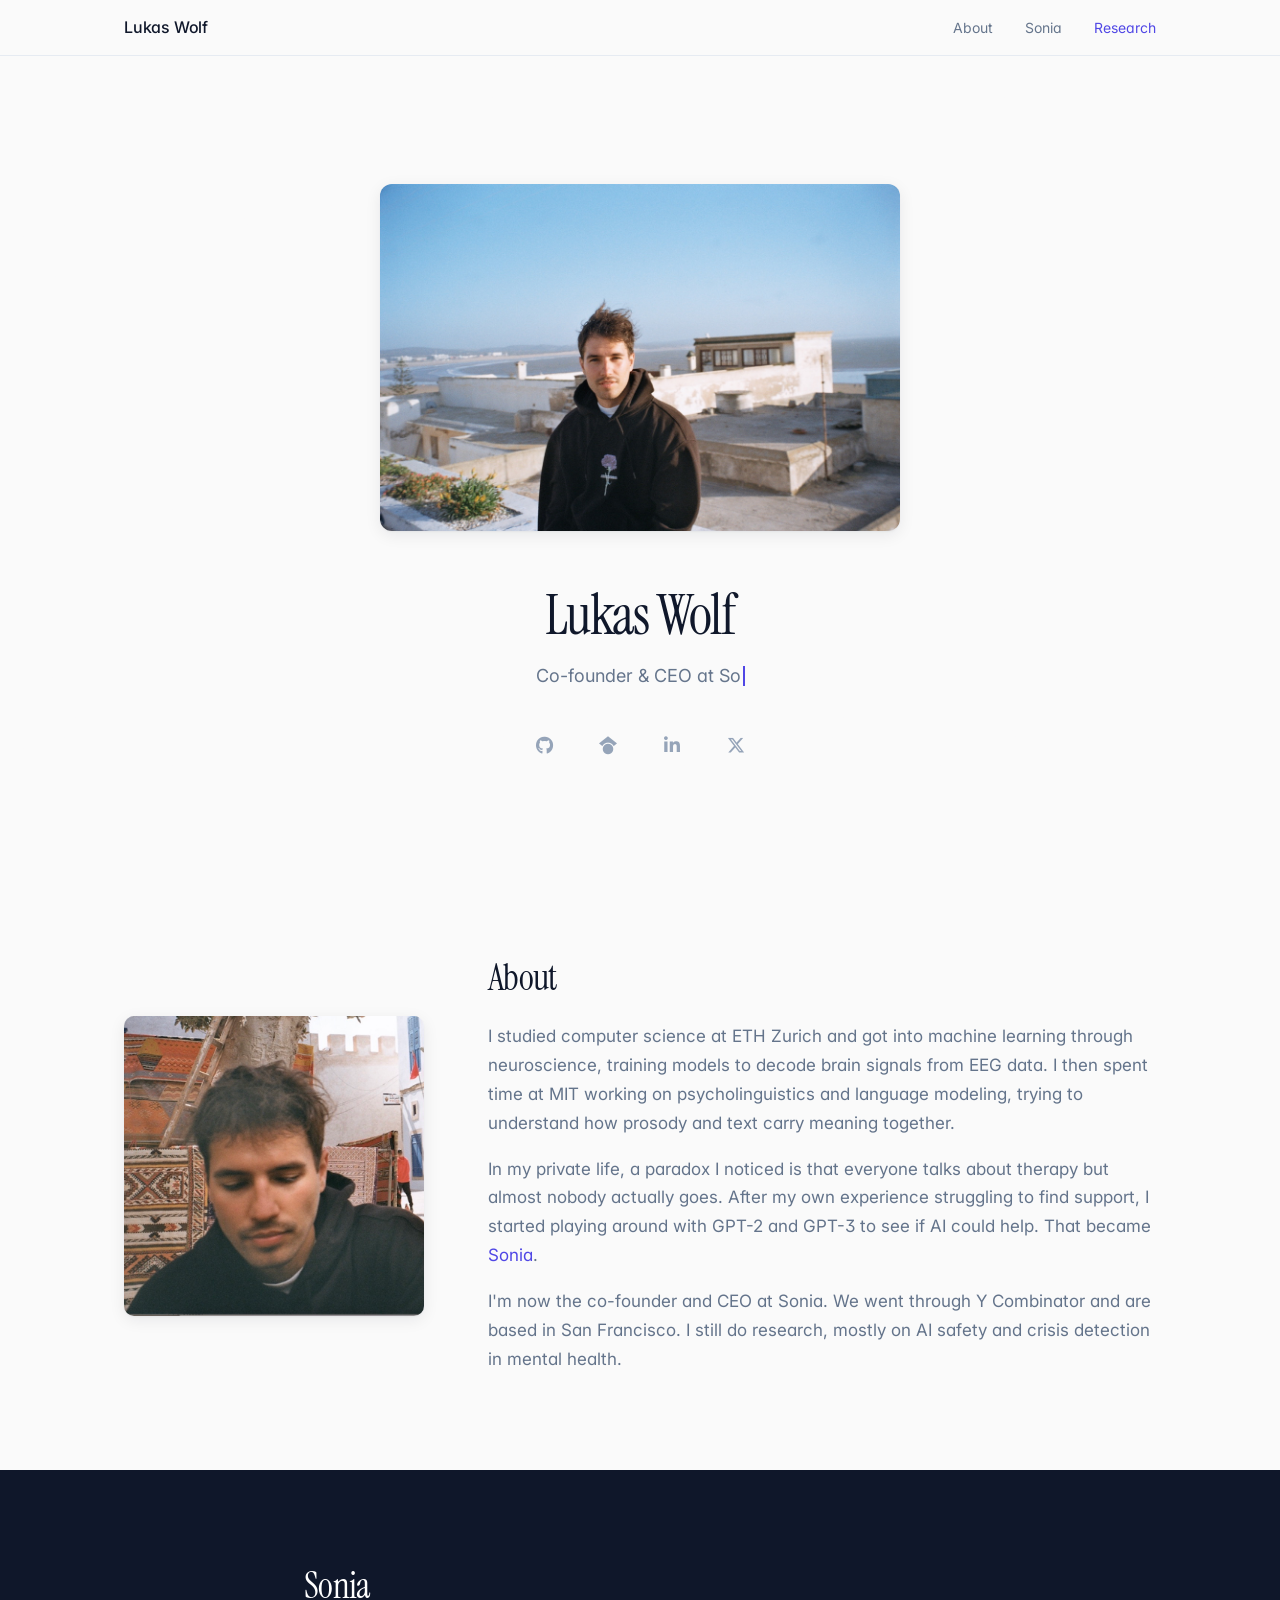
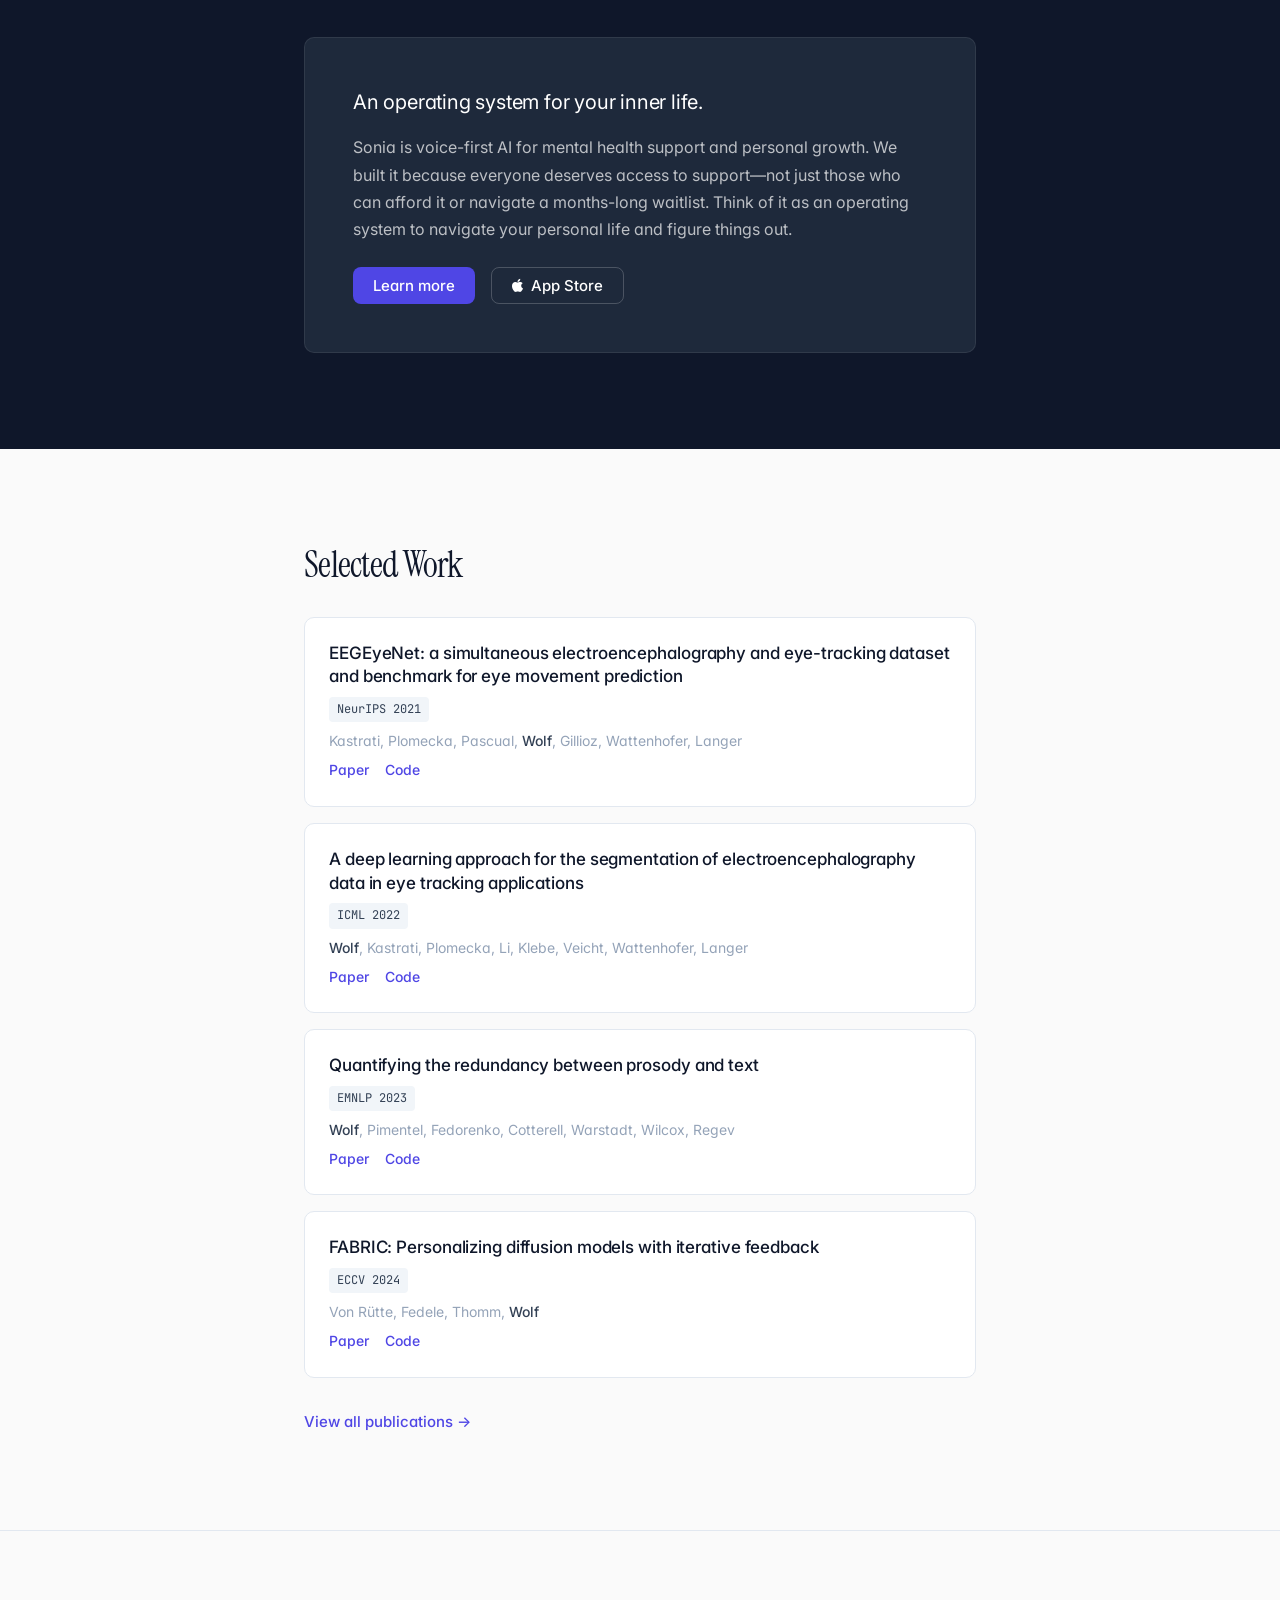
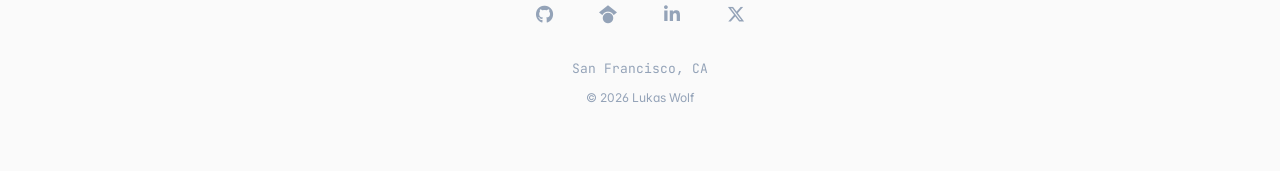
<file: index.html>
<!DOCTYPE html>
<html lang="en">
  <head>
    <meta charset="utf-8">
    <meta name="viewport" content="width=device-width, initial-scale=1">
    <title>Lukas Wolf</title>
    <meta name="description" content="Co-founder & CEO at Sonia Health. ML researcher at the intersection of language, cognition, and mental health. ETH Zurich, MIT, Y Combinator.">

    <!-- Favicon -->
    <link rel="icon" href="favicon.svg" type="image/svg+xml">

    <!-- Open Graph -->
    <meta property="og:title" content="Lukas Wolf">
    <meta property="og:description" content="Co-founder & CEO at Sonia. ML researcher. ETH &rarr; MIT &rarr; SF.">
    <meta property="og:image" content="https://lu-wo.github.io/images/hero.jpg">
    <meta property="og:url" content="https://lu-wo.github.io/">
    <meta property="og:type" content="website">
    <meta name="twitter:card" content="summary_large_image">
    <meta name="twitter:site" content="@lukaswolf_">

    <!-- Fonts -->
    <link rel="preconnect" href="https://fonts.googleapis.com">
    <link rel="preconnect" href="https://fonts.gstatic.com" crossorigin>
    <link href="https://fonts.googleapis.com/css2?family=Instrument+Serif:ital@0;1&family=Inter:opsz,wght@14..32,300..500&family=JetBrains+Mono:wght@400&display=swap" rel="stylesheet">

    <!-- Font Awesome 6 -->
    <link rel="stylesheet" href="https://cdnjs.cloudflare.com/ajax/libs/font-awesome/6.5.1/css/all.min.css" crossorigin="anonymous" referrerpolicy="no-referrer">

    <!-- Stylesheet -->
    <link rel="stylesheet" href="css/style.css">
  </head>
  <body>
    <a href="#main" class="skip-link">Skip to content</a>

    <!-- Navigation -->
    <nav class="nav" id="nav" role="navigation" aria-label="Main navigation">
      <div class="nav__inner container--wide">
        <a href="index.html" class="nav__name">Lukas Wolf</a>
        <button class="nav__toggle" aria-label="Toggle menu" aria-expanded="false">
          <span></span><span></span><span></span>
        </button>
        <ul class="nav__links">
          <li><a href="#about">About</a></li>
          <li><a href="#sonia">Sonia</a></li>
          <li><a href="research.html" class="nav__link--accent">Research</a></li>
        </ul>
      </div>
    </nav>

    <main id="main">

      <!-- Hero -->
      <section id="hero" class="section section--hero">
        <div class="container hero">
          <div class="hero__photo-wrapper fade-in-up" data-parallax="0.12">
            <img
              src="images/hero.jpg"
              alt="Lukas Wolf on a rooftop overlooking the ocean"
              class="hero__photo"
              width="1086"
              height="724"
              loading="eager"
              fetchpriority="high"
            >
          </div>
          <h1 class="hero__name font-serif fade-in-up">Lukas Wolf</h1>
          <p class="hero__tagline fade-in-up" id="tagline" data-text="Co-founder &amp; CEO at Sonia. ML researcher. ETH &rarr; MIT &rarr; SF."></p>
          <div class="hero__social fade-in-up">
            <a href="https://github.com/lu-wo" class="social-link" aria-label="GitHub" target="_blank" rel="noopener">
              <i class="fa-brands fa-github" aria-hidden="true"></i>
            </a>
            <a href="https://scholar.google.ch/citations?user=_FvMBFIAAAAJ&hl=de" class="social-link" aria-label="Google Scholar" target="_blank" rel="noopener">
              <i class="fa-brands fa-google-scholar" aria-hidden="true"></i>
            </a>
            <a href="https://www.linkedin.com/in/lukas-wolf-14a992143/" class="social-link" aria-label="LinkedIn" target="_blank" rel="noopener">
              <i class="fa-brands fa-linkedin-in" aria-hidden="true"></i>
            </a>
            <a href="https://twitter.com/lukaswolf_" class="social-link" aria-label="X / Twitter" target="_blank" rel="noopener">
              <i class="fa-brands fa-x-twitter" aria-hidden="true"></i>
            </a>
          </div>
        </div>
      </section>

      <!-- About -->
      <section id="about" class="section">
        <div class="container--wide about">
          <div class="about__photo-col fade-in-up">
            <img
              src="images/about.jpg"
              alt="Lukas Wolf"
              class="about__photo"
              width="800"
              height="800"
              loading="lazy"
            >
          </div>
          <div class="about__text fade-in-up">
            <h2 class="font-serif">About</h2>
            <p>I studied computer science at ETH Zurich and got into machine learning through neuroscience, training models to decode brain signals from EEG data. I then spent time at MIT working on psycholinguistics and language modeling, trying to understand how prosody and text carry meaning together.</p>
            <p>In my private life, a paradox I noticed is that everyone talks about therapy but almost nobody actually goes. After my own experience struggling to find support, I started playing around with GPT-2 and GPT-3 to see if AI could help. That became <a href="https://www.soniahealth.com/">Sonia</a>.</p>
            <p>I'm now the co-founder and CEO at Sonia. We went through Y Combinator and are based in San Francisco. I still do research, mostly on AI safety and crisis detection in mental health.</p>
          </div>
        </div>
      </section>

      <!-- Sonia -->
      <section id="sonia" class="section section--dark">
        <div class="container">
          <h2 class="font-serif fade-in-up">Sonia</h2>
          <div class="sonia-card fade-in-up">
            <p class="sonia-card__tagline">An operating system for your inner life.</p>
            <p class="sonia-card__description">Sonia is voice-first AI for mental health support and personal growth. We built it because everyone deserves access to support&mdash;not just those who can afford it or navigate a months-long waitlist. Think of it as an operating system to navigate your personal life and figure things out.</p>
            <div class="sonia-card__links">
              <a href="https://www.soniahealth.com/" class="btn btn--primary" target="_blank" rel="noopener">Learn more</a>
              <a href="https://apps.apple.com/us/app/sonia-ai-emotional-support/id6472111765" class="btn btn--ghost" target="_blank" rel="noopener">
                <i class="fa-brands fa-apple" aria-hidden="true"></i> App Store
              </a>
            </div>
          </div>
        </div>
      </section>

      <!-- Selected Work -->
      <section id="work" class="section">
        <div class="container">
          <h2 class="font-serif fade-in-up">Selected Work</h2>
          <div class="publications">

            <article class="pub-card fade-in-up">
              <h3 class="pub-card__title">EEGEyeNet: a simultaneous electroencephalography and eye-tracking dataset and benchmark for eye movement prediction</h3>
              <div class="pub-card__meta">
                <span class="tag">NeurIPS 2021</span>
              </div>
              <p class="pub-card__authors">Kastrati, Plomecka, Pascual, <strong>Wolf</strong>, Gillioz, Wattenhofer, Langer</p>
              <div class="pub-card__links">
                <a href="https://arxiv.org/abs/2111.05100" class="link--animated" target="_blank" rel="noopener">Paper</a>
                <a href="https://github.com/ardkastrati/EEGEyeNet" class="link--animated" target="_blank" rel="noopener">Code</a>
              </div>
            </article>

            <article class="pub-card fade-in-up">
              <h3 class="pub-card__title">A deep learning approach for the segmentation of electroencephalography data in eye tracking applications</h3>
              <div class="pub-card__meta">
                <span class="tag">ICML 2022</span>
              </div>
              <p class="pub-card__authors"><strong>Wolf</strong>, Kastrati, Plomecka, Li, Klebe, Veicht, Wattenhofer, Langer</p>
              <div class="pub-card__links">
                <a href="https://arxiv.org/abs/2206.08672" class="link--animated" target="_blank" rel="noopener">Paper</a>
                <a href="https://github.com/lu-wo/DETRtime" class="link--animated" target="_blank" rel="noopener">Code</a>
              </div>
            </article>

            <article class="pub-card fade-in-up">
              <h3 class="pub-card__title">Quantifying the redundancy between prosody and text</h3>
              <div class="pub-card__meta">
                <span class="tag">EMNLP 2023</span>
              </div>
              <p class="pub-card__authors"><strong>Wolf</strong>, Pimentel, Fedorenko, Cotterell, Warstadt, Wilcox, Regev</p>
              <div class="pub-card__links">
                <a href="https://arxiv.org/abs/2311.17233" class="link--animated" target="_blank" rel="noopener">Paper</a>
                <a href="https://github.com/lu-wo/quantifying-redundancy" class="link--animated" target="_blank" rel="noopener">Code</a>
              </div>
            </article>

            <article class="pub-card fade-in-up">
              <h3 class="pub-card__title">FABRIC: Personalizing diffusion models with iterative feedback</h3>
              <div class="pub-card__meta">
                <span class="tag">ECCV 2024</span>
              </div>
              <p class="pub-card__authors">Von R&uuml;tte, Fedele, Thomm, <strong>Wolf</strong></p>
              <div class="pub-card__links">
                <a href="https://arxiv.org/abs/2307.10159" class="link--animated" target="_blank" rel="noopener">Paper</a>
                <a href="https://github.com/sd-fabric/fabric" class="link--animated" target="_blank" rel="noopener">Code</a>
              </div>
            </article>

          </div>
          <a href="research.html" class="link--arrow fade-in-up">View all publications &rarr;</a>
        </div>
      </section>

    </main>

    <!-- Footer -->
    <footer class="footer">
      <div class="container">
        <div class="footer__social">
          <a href="https://github.com/lu-wo" class="social-link" aria-label="GitHub" target="_blank" rel="noopener">
            <i class="fa-brands fa-github" aria-hidden="true"></i>
          </a>
          <a href="https://scholar.google.ch/citations?user=_FvMBFIAAAAJ&hl=de" class="social-link" aria-label="Google Scholar" target="_blank" rel="noopener">
            <i class="fa-brands fa-google-scholar" aria-hidden="true"></i>
          </a>
          <a href="https://www.linkedin.com/in/lukas-wolf-14a992143/" class="social-link" aria-label="LinkedIn" target="_blank" rel="noopener">
            <i class="fa-brands fa-linkedin-in" aria-hidden="true"></i>
          </a>
          <a href="https://twitter.com/lukaswolf_" class="social-link" aria-label="X / Twitter" target="_blank" rel="noopener">
            <i class="fa-brands fa-x-twitter" aria-hidden="true"></i>
          </a>
        </div>
        <p class="footer__location font-mono">San Francisco, CA</p>
        <p class="footer__copyright">&copy; 2026 Lukas Wolf</p>
      </div>
    </footer>

    <script src="js/main.js"></script>
  </body>
</html>
</file>
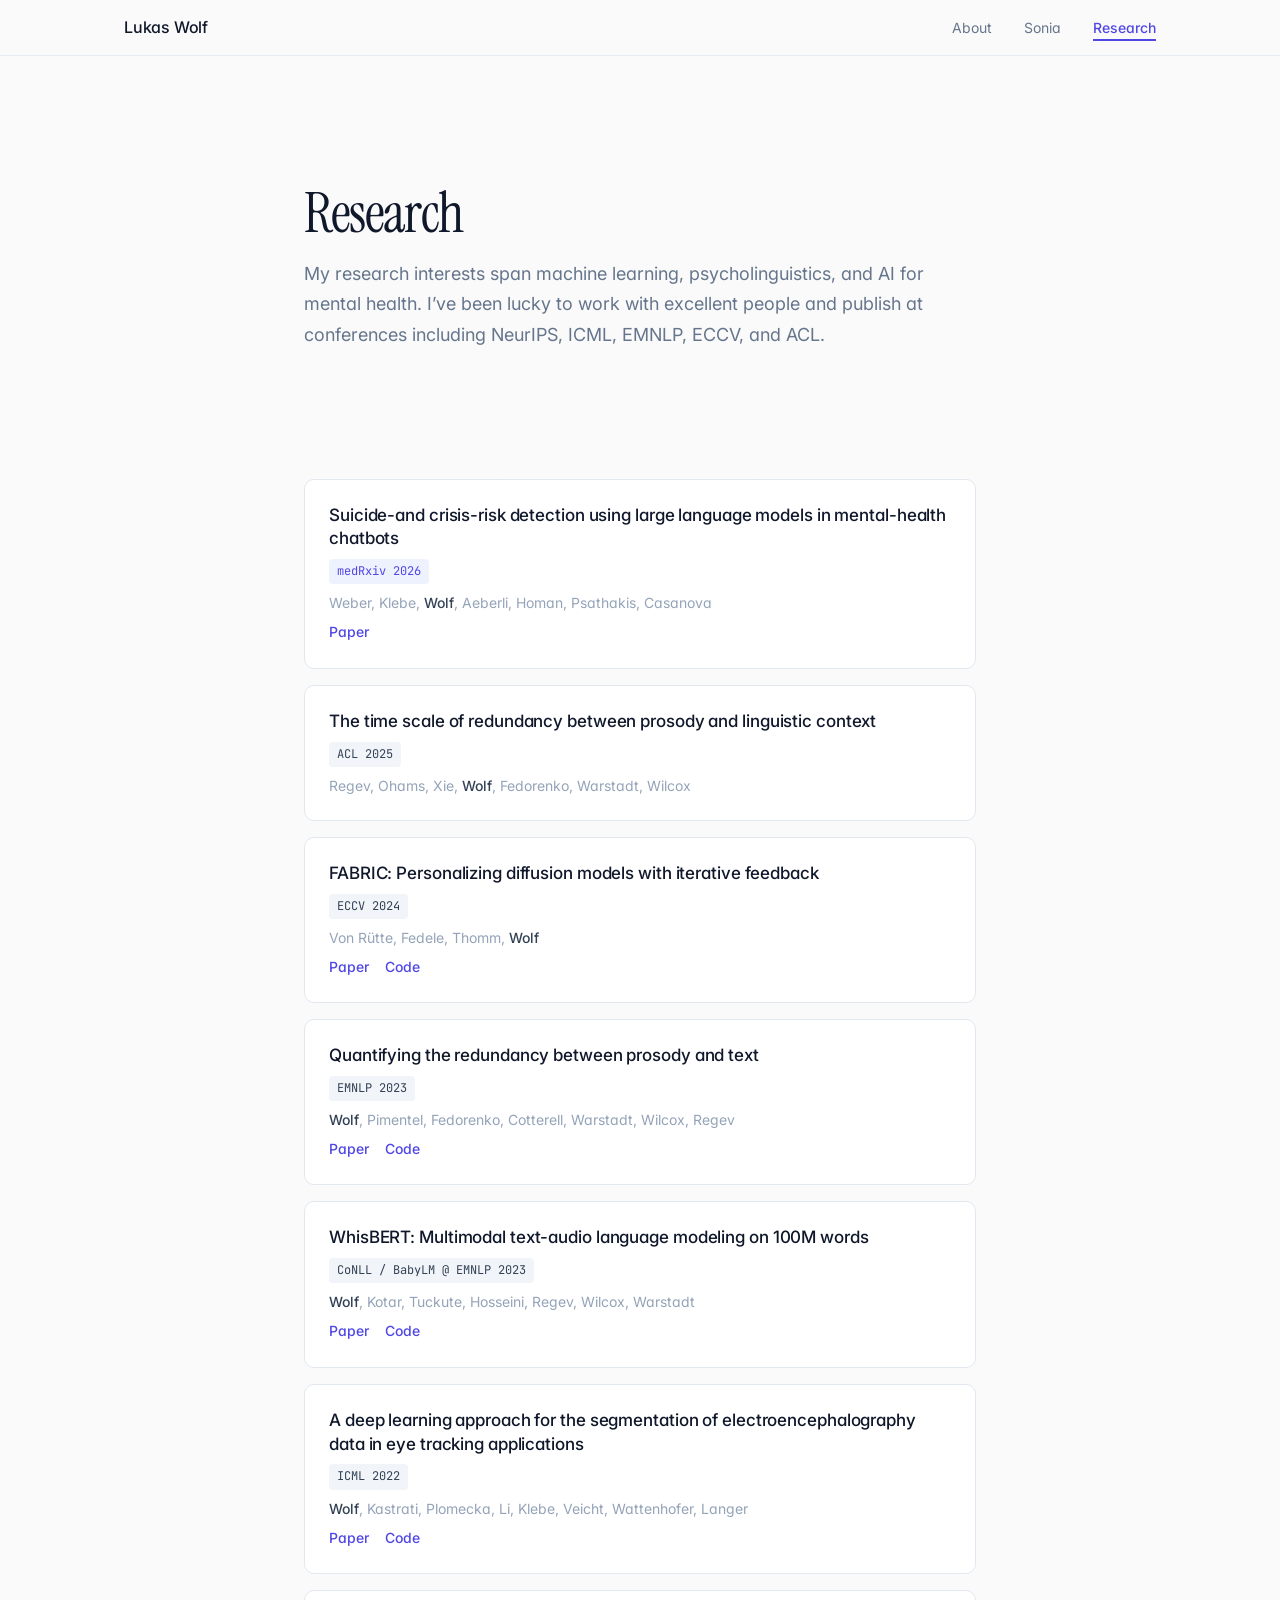
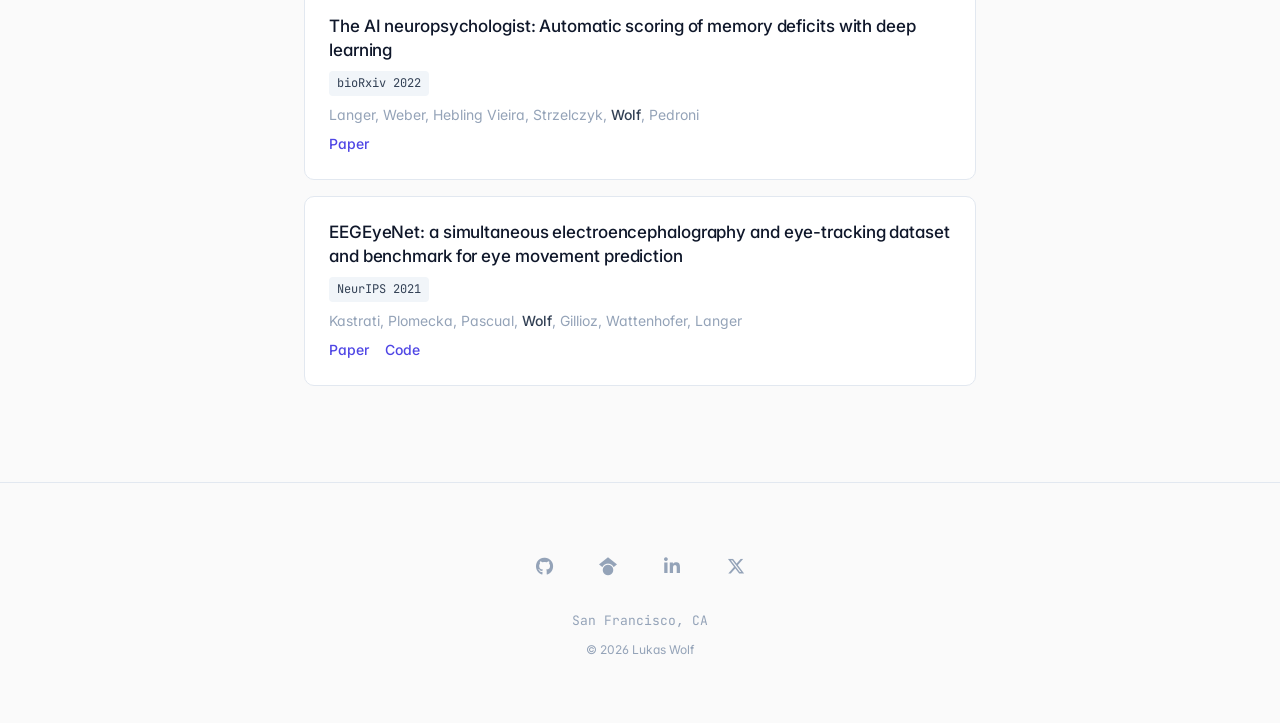
<file: research.html>
<!DOCTYPE html>
<html lang="en">
  <head>
    <meta charset="utf-8">
    <meta name="viewport" content="width=device-width, initial-scale=1">
    <title>Research &mdash; Lukas Wolf</title>
    <meta name="description" content="Publications by Lukas Wolf. Papers at NeurIPS, ICML, EMNLP, ECCV, and ACL.">

    <!-- Favicon -->
    <link rel="icon" href="favicon.svg" type="image/svg+xml">

    <!-- Open Graph -->
    <meta property="og:title" content="Research &mdash; Lukas Wolf">
    <meta property="og:description" content="Publications in EEG/neuroscience, psycholinguistics, and mental health AI.">
    <meta property="og:image" content="https://lu-wo.github.io/images/hero.jpg">
    <meta property="og:url" content="https://lu-wo.github.io/research.html">
    <meta property="og:type" content="website">

    <!-- Fonts -->
    <link rel="preconnect" href="https://fonts.googleapis.com">
    <link rel="preconnect" href="https://fonts.gstatic.com" crossorigin>
    <link href="https://fonts.googleapis.com/css2?family=Instrument+Serif:ital@0;1&family=Inter:opsz,wght@14..32,300..500&family=JetBrains+Mono:wght@400&display=swap" rel="stylesheet">

    <!-- Font Awesome 6 -->
    <link rel="stylesheet" href="https://cdnjs.cloudflare.com/ajax/libs/font-awesome/6.5.1/css/all.min.css" crossorigin="anonymous" referrerpolicy="no-referrer">

    <!-- Stylesheet -->
    <link rel="stylesheet" href="css/style.css">
  </head>
  <body class="research-page">
    <a href="#main" class="skip-link">Skip to content</a>

    <!-- Navigation -->
    <nav class="nav" id="nav" role="navigation" aria-label="Main navigation">
      <div class="nav__inner container--wide">
        <a href="index.html" class="nav__name">Lukas Wolf</a>
        <button class="nav__toggle" aria-label="Toggle menu" aria-expanded="false">
          <span></span><span></span><span></span>
        </button>
        <ul class="nav__links">
          <li><a href="index.html#about">About</a></li>
          <li><a href="index.html#sonia">Sonia</a></li>
          <li><a href="research.html" class="nav__link--accent nav__link--active" aria-current="page">Research</a></li>
        </ul>
      </div>
    </nav>

    <main id="main">

      <!-- Research Intro -->
      <section class="section section--hero">
        <div class="container">
          <h1 class="font-serif fade-in-up">Research</h1>
          <p class="research__narrative fade-in-up">
            My research interests span machine learning, psycholinguistics, and AI for mental health. I&rsquo;ve been lucky to work with excellent people and publish at conferences including NeurIPS, ICML, EMNLP, ECCV, and ACL.
          </p>
        </div>
      </section>

      <!-- Publications -->
      <section class="section">
        <div class="container">
          <div class="publications">

            <article class="pub-card fade-in-up">
              <h3 class="pub-card__title">Suicide-and crisis-risk detection using large language models in mental-health chatbots</h3>
              <div class="pub-card__meta">
                <span class="tag tag--accent">medRxiv 2026</span>
              </div>
              <p class="pub-card__authors">Weber, Klebe, <strong>Wolf</strong>, Aeberli, Homan, Psathakis, Casanova</p>
              <div class="pub-card__links">
                <a href="https://www.medrxiv.org/" class="link--animated" target="_blank" rel="noopener">Paper</a>
              </div>
            </article>

            <article class="pub-card fade-in-up">
              <h3 class="pub-card__title">The time scale of redundancy between prosody and linguistic context</h3>
              <div class="pub-card__meta">
                <span class="tag">ACL 2025</span>
              </div>
              <p class="pub-card__authors">Regev, Ohams, Xie, <strong>Wolf</strong>, Fedorenko, Warstadt, Wilcox</p>
            </article>

            <article class="pub-card fade-in-up">
              <h3 class="pub-card__title">FABRIC: Personalizing diffusion models with iterative feedback</h3>
              <div class="pub-card__meta">
                <span class="tag">ECCV 2024</span>
              </div>
              <p class="pub-card__authors">Von R&uuml;tte, Fedele, Thomm, <strong>Wolf</strong></p>
              <div class="pub-card__links">
                <a href="https://arxiv.org/abs/2307.10159" class="link--animated" target="_blank" rel="noopener">Paper</a>
                <a href="https://github.com/sd-fabric/fabric" class="link--animated" target="_blank" rel="noopener">Code</a>
              </div>
            </article>

            <article class="pub-card fade-in-up">
              <h3 class="pub-card__title">Quantifying the redundancy between prosody and text</h3>
              <div class="pub-card__meta">
                <span class="tag">EMNLP 2023</span>
              </div>
              <p class="pub-card__authors"><strong>Wolf</strong>, Pimentel, Fedorenko, Cotterell, Warstadt, Wilcox, Regev</p>
              <div class="pub-card__links">
                <a href="https://arxiv.org/abs/2311.17233" class="link--animated" target="_blank" rel="noopener">Paper</a>
                <a href="https://github.com/lu-wo/quantifying-redundancy" class="link--animated" target="_blank" rel="noopener">Code</a>
              </div>
            </article>

            <article class="pub-card fade-in-up">
              <h3 class="pub-card__title">WhisBERT: Multimodal text-audio language modeling on 100M words</h3>
              <div class="pub-card__meta">
                <span class="tag">CoNLL / BabyLM @ EMNLP 2023</span>
              </div>
              <p class="pub-card__authors"><strong>Wolf</strong>, Kotar, Tuckute, Hosseini, Regev, Wilcox, Warstadt</p>
              <div class="pub-card__links">
                <a href="https://arxiv.org/abs/2312.02931" class="link--animated" target="_blank" rel="noopener">Paper</a>
                <a href="https://github.com/lu-wo/whisbert" class="link--animated" target="_blank" rel="noopener">Code</a>
              </div>
            </article>

            <article class="pub-card fade-in-up">
              <h3 class="pub-card__title">A deep learning approach for the segmentation of electroencephalography data in eye tracking applications</h3>
              <div class="pub-card__meta">
                <span class="tag">ICML 2022</span>
              </div>
              <p class="pub-card__authors"><strong>Wolf</strong>, Kastrati, Plomecka, Li, Klebe, Veicht, Wattenhofer, Langer</p>
              <div class="pub-card__links">
                <a href="https://arxiv.org/abs/2206.08672" class="link--animated" target="_blank" rel="noopener">Paper</a>
                <a href="https://github.com/lu-wo/DETRtime" class="link--animated" target="_blank" rel="noopener">Code</a>
              </div>
            </article>

            <article class="pub-card fade-in-up">
              <h3 class="pub-card__title">The AI neuropsychologist: Automatic scoring of memory deficits with deep learning</h3>
              <div class="pub-card__meta">
                <span class="tag">bioRxiv 2022</span>
              </div>
              <p class="pub-card__authors">Langer, Weber, Hebling Vieira, Strzelczyk, <strong>Wolf</strong>, Pedroni</p>
              <div class="pub-card__links">
                <a href="https://www.biorxiv.org/search/AI%20neuropsychologist%20memory%20deficits" class="link--animated" target="_blank" rel="noopener">Paper</a>
              </div>
            </article>

            <article class="pub-card fade-in-up">
              <h3 class="pub-card__title">EEGEyeNet: a simultaneous electroencephalography and eye-tracking dataset and benchmark for eye movement prediction</h3>
              <div class="pub-card__meta">
                <span class="tag">NeurIPS 2021</span>
              </div>
              <p class="pub-card__authors">Kastrati, Plomecka, Pascual, <strong>Wolf</strong>, Gillioz, Wattenhofer, Langer</p>
              <div class="pub-card__links">
                <a href="https://arxiv.org/abs/2111.05100" class="link--animated" target="_blank" rel="noopener">Paper</a>
                <a href="https://github.com/ardkastrati/EEGEyeNet" class="link--animated" target="_blank" rel="noopener">Code</a>
              </div>
            </article>

          </div>
        </div>
      </section>

    </main>

    <!-- Footer -->
    <footer class="footer">
      <div class="container">
        <div class="footer__social">
          <a href="https://github.com/lu-wo" class="social-link" aria-label="GitHub" target="_blank" rel="noopener">
            <i class="fa-brands fa-github" aria-hidden="true"></i>
          </a>
          <a href="https://scholar.google.ch/citations?user=_FvMBFIAAAAJ&hl=de" class="social-link" aria-label="Google Scholar" target="_blank" rel="noopener">
            <i class="fa-brands fa-google-scholar" aria-hidden="true"></i>
          </a>
          <a href="https://www.linkedin.com/in/lukas-wolf-14a992143/" class="social-link" aria-label="LinkedIn" target="_blank" rel="noopener">
            <i class="fa-brands fa-linkedin-in" aria-hidden="true"></i>
          </a>
          <a href="https://twitter.com/lukaswolf_" class="social-link" aria-label="X / Twitter" target="_blank" rel="noopener">
            <i class="fa-brands fa-x-twitter" aria-hidden="true"></i>
          </a>
        </div>
        <p class="footer__location font-mono">San Francisco, CA</p>
        <p class="footer__copyright">&copy; 2026 Lukas Wolf</p>
      </div>
    </footer>

    <script src="js/main.js"></script>
  </body>
</html>
</file>
<file: css/style.css>
/* ============================================
   LUKAS WOLF — PERSONAL SITE
   Design system: see DESIGN.md
   ============================================ */

/* ============================================
   1. CUSTOM PROPERTIES
   ============================================ */
:root {
  /* Colors — Primary */
  --color-canvas: #fafafa;
  --color-surface: #ffffff;
  --color-deep-slate: #0f172a;

  /* Colors — Accent */
  --color-accent: #4f46e5;
  --color-accent-hover: #4338ca;
  --color-accent-light: #eef2ff;
  --color-accent-soft: rgba(79, 70, 229, 0.08);

  /* Colors — Text */
  --color-text-heading: #0f172a;
  --color-text-secondary: #334155;
  --color-text-body: #64748b;
  --color-text-muted: #94a3b8;
  --color-text-white: #ffffff;
  --color-text-white-70: rgba(255, 255, 255, 0.7);

  /* Colors — Dark Section */
  --color-dark-surface: #0f172a;
  --color-dark-elevated: #1e293b;
  --color-dark-border: rgba(255, 255, 255, 0.08);

  /* Colors — Borders */
  --color-border: #e2e8f0;
  --color-border-subtle: #f1f5f9;
  --color-border-accent: #c7d2fe;

  /* Shadows — blue-tinted chromatic */
  --shadow-subtle: rgba(15, 23, 42, 0.04) 0px 1px 2px;
  --shadow-standard: rgba(15, 23, 42, 0.04) 0px 1px 2px, rgba(15, 23, 42, 0.08) 0px 4px 16px;
  --shadow-elevated: rgba(15, 23, 42, 0.06) 0px 2px 4px, rgba(15, 23, 42, 0.12) 0px 8px 24px;

  /* Spacing */
  --space-xs: 4px;
  --space-sm: 8px;
  --space-md: 16px;
  --space-lg: 24px;
  --space-xl: 32px;
  --space-2xl: 48px;
  --space-3xl: 64px;
  --space-4xl: 96px;
  --space-5xl: 128px;

  /* Radius */
  --radius-sm: 4px;
  --radius-md: 6px;
  --radius-lg: 8px;
  --radius-xl: 10px;
  --radius-2xl: 12px;
  --radius-full: 50%;

  /* Transitions */
  --transition-fast: 150ms ease;
  --transition-base: 200ms ease;
  --transition-slow: 300ms ease;
}

/* ============================================
   2. FONT IMPORTS
   ============================================ */
@import url('https://fonts.googleapis.com/css2?family=Instrument+Serif:ital@0;1&family=Inter:opsz,wght@14..32,300..500&family=JetBrains+Mono:wght@400&display=swap');

/* ============================================
   3. RESET & BASE
   ============================================ */
*, *::before, *::after {
  box-sizing: border-box;
  margin: 0;
  padding: 0;
}

html {
  font-size: 16px;
  scroll-behavior: smooth;
  scroll-padding-top: 72px;
  -webkit-text-size-adjust: 100%;
}

body {
  font-family: 'Inter', -apple-system, BlinkMacSystemFont, 'Segoe UI', Roboto, sans-serif;
  font-feature-settings: "cv11", "ss01";
  font-weight: 400;
  font-size: 16px;
  line-height: 1.6;
  color: var(--color-text-body);
  background-color: var(--color-canvas);
  -webkit-font-smoothing: antialiased;
  -moz-osx-font-smoothing: grayscale;
  overflow-x: hidden;
}

::selection {
  background: var(--color-accent-light);
  color: var(--color-text-heading);
}

img {
  max-width: 100%;
  height: auto;
  display: block;
}

a {
  color: var(--color-accent);
  text-decoration: none;
  transition: color var(--transition-fast);
}

a:hover {
  color: var(--color-accent-hover);
}

ul, ol {
  list-style: none;
}

/* Skip to content — accessibility */
.skip-link {
  position: absolute;
  top: -100%;
  left: var(--space-md);
  background: var(--color-accent);
  color: var(--color-text-white);
  padding: var(--space-sm) var(--space-md);
  border-radius: var(--radius-lg);
  z-index: 10000;
  font-size: 14px;
  font-weight: 500;
}

.skip-link:focus {
  top: var(--space-sm);
  color: var(--color-text-white);
}

/* ============================================
   4. TYPOGRAPHY
   ============================================ */
.font-serif {
  font-family: 'Instrument Serif', Georgia, 'Times New Roman', serif;
  font-feature-settings: normal;
}

.font-mono {
  font-family: 'JetBrains Mono', 'SF Mono', 'Fira Code', monospace;
  font-feature-settings: normal;
}

h1, h2, h3, h4 {
  color: var(--color-text-heading);
  font-weight: 300;
}

h1 {
  font-size: 3.5rem;
  line-height: 1.05;
  letter-spacing: -1.4px;
}

h2 {
  font-size: 2.25rem;
  line-height: 1.1;
  letter-spacing: -0.72px;
}

h3 {
  font-size: 1.5rem;
  line-height: 1.2;
  letter-spacing: -0.48px;
  font-weight: 400;
}

h4 {
  font-size: 1.25rem;
  line-height: 1.3;
  letter-spacing: -0.2px;
  font-weight: 500;
}

p {
  margin-bottom: 1em;
}

p:last-child {
  margin-bottom: 0;
}

.text-large {
  font-size: 1.125rem;
  line-height: 1.65;
}

.text-caption {
  font-size: 0.875rem;
  line-height: 1.45;
  color: var(--color-text-muted);
}

.text-small {
  font-size: 0.8125rem;
  line-height: 1.4;
}

/* ============================================
   5. LAYOUT
   ============================================ */
.container {
  max-width: 720px;
  margin: 0 auto;
  padding: 0 var(--space-lg);
}

.container--wide {
  max-width: 1080px;
  margin: 0 auto;
  padding: 0 var(--space-lg);
}

main {
  position: relative;
}

.section {
  padding: var(--space-4xl) 0;
  position: relative;
}

.section--hero {
  padding: var(--space-5xl) 0 var(--space-4xl);
}

.section--dark {
  background-color: var(--color-dark-surface);
  color: var(--color-text-white-70);
}

.section--dark h2,
.section--dark h3,
.section--dark h4 {
  color: var(--color-text-white);
}

.section--dark a {
  color: var(--color-text-white);
}

.section--dark a:hover {
  color: var(--color-accent-light);
}

/* ============================================
   6. FILM GRAIN OVERLAY
   ============================================ */
body::after {
  content: '';
  position: fixed;
  inset: 0;
  z-index: 9999;
  pointer-events: none;
  opacity: 0.04;
  mix-blend-mode: overlay;
  background-image: url("data:image/svg+xml,%3Csvg viewBox='0 0 256 256' xmlns='http://www.w3.org/2000/svg'%3E%3Cfilter id='n'%3E%3CfeTurbulence type='fractalNoise' baseFrequency='0.65' numOctaves='3' stitchTiles='stitch'/%3E%3C/filter%3E%3Crect width='100%25' height='100%25' filter='url(%23n)'/%3E%3C/svg%3E");
  background-repeat: repeat;
  background-size: 256px 256px;
}

/* ============================================
   7. NAVIGATION
   ============================================ */
.nav {
  position: sticky;
  top: 0;
  z-index: 1000;
  background: rgba(250, 250, 250, 0.8);
  backdrop-filter: saturate(180%) blur(20px);
  -webkit-backdrop-filter: saturate(180%) blur(20px);
  border-bottom: 1px solid rgba(226, 232, 240, 0.8);
  height: 56px;
}

.nav__inner {
  display: flex;
  align-items: center;
  justify-content: space-between;
  height: 100%;
}

.nav__name {
  font-size: 1rem;
  font-weight: 500;
  color: var(--color-text-heading);
  text-decoration: none;
  letter-spacing: -0.2px;
}

.nav__name:hover {
  color: var(--color-text-heading);
}

.nav__links {
  display: flex;
  align-items: center;
  gap: var(--space-xl);
}

.nav__links a {
  font-size: 0.875rem;
  font-weight: 400;
  color: var(--color-text-body);
  text-decoration: none;
  transition: color var(--transition-fast);
  position: relative;
}

.nav__links a:hover {
  color: var(--color-text-heading);
}

.nav__links a.nav__link--active {
  color: var(--color-text-heading);
  font-weight: 500;
  text-decoration: underline;
  text-underline-offset: 6px;
  text-decoration-thickness: 1.5px;
}

.nav__link--accent {
  color: var(--color-accent) !important;
}

.nav__link--accent:hover {
  color: var(--color-accent-hover) !important;
}

/* Hamburger */
.nav__toggle {
  display: none;
  flex-direction: column;
  justify-content: center;
  gap: 5px;
  background: none;
  border: none;
  cursor: pointer;
  padding: var(--space-sm);
  margin-right: calc(-1 * var(--space-sm));
  z-index: 1001;
}

.nav__toggle span {
  display: block;
  width: 20px;
  height: 1.5px;
  background: var(--color-text-heading);
  border-radius: 1px;
  transition: transform var(--transition-base), opacity var(--transition-base);
}

.nav--open .nav__toggle span:nth-child(1) {
  transform: rotate(45deg) translate(4.5px, 4.5px);
}

.nav--open .nav__toggle span:nth-child(2) {
  opacity: 0;
}

.nav--open .nav__toggle span:nth-child(3) {
  transform: rotate(-45deg) translate(4.5px, -4.5px);
}

/* ============================================
   8. HERO SECTION
   ============================================ */
.hero {
  text-align: center;
}

.hero__photo-wrapper {
  display: inline-block;
  margin-bottom: var(--space-2xl);
  position: relative;
}

.hero__photo {
  width: 100%;
  max-width: 520px;
  border-radius: var(--radius-2xl);
  box-shadow: var(--shadow-standard);
  object-fit: cover;
}

.hero__name {
  margin-bottom: var(--space-md);
}

.hero__tagline {
  font-size: 1.125rem;
  line-height: 1.65;
  color: var(--color-text-body);
  max-width: 540px;
  margin: 0 auto var(--space-xl);
  min-height: 1.85em;
}

.hero__tagline .cursor {
  display: inline-block;
  width: 2px;
  height: 1.1em;
  background: var(--color-accent);
  margin-left: 2px;
  vertical-align: text-bottom;
  animation: blink 0.8s step-end infinite;
}

@keyframes blink {
  50% { opacity: 0; }
}

.hero__social {
  display: flex;
  justify-content: center;
  gap: var(--space-lg);
  margin-top: var(--space-lg);
}

/* ============================================
   9. ABOUT SECTION
   ============================================ */
.about {
  display: grid;
  grid-template-columns: 300px 1fr;
  gap: var(--space-3xl);
  align-items: center;
}

.about__photo {
  width: 100%;
  aspect-ratio: 1;
  object-fit: cover;
  object-position: center 30%;
  border-radius: var(--radius-xl);
  box-shadow: var(--shadow-standard);
}

.about__text h2 {
  margin-bottom: var(--space-lg);
}

.about__text p {
  font-size: 1.0625rem;
  line-height: 1.7;
}

/* ============================================
   10. SONIA SECTION
   ============================================ */
.sonia-card {
  background: var(--color-dark-elevated);
  border: 1px solid var(--color-dark-border);
  border-radius: var(--radius-xl);
  padding: var(--space-2xl);
  margin-top: var(--space-xl);
}

.sonia-card__tagline {
  font-size: 1.25rem;
  font-weight: 400;
  color: var(--color-text-white);
  margin-bottom: var(--space-md);
  letter-spacing: -0.2px;
}

.sonia-card__description {
  color: var(--color-text-white-70);
  line-height: 1.7;
  margin-bottom: var(--space-lg);
}

.sonia-card__links {
  display: flex;
  gap: var(--space-md);
  flex-wrap: wrap;
}

/* ============================================
   11. SELECTED WORK / PUBLICATIONS
   ============================================ */
.publications {
  display: flex;
  flex-direction: column;
  gap: var(--space-md);
  margin-top: var(--space-xl);
}

.pub-card {
  background: var(--color-surface);
  border: 1px solid var(--color-border);
  border-radius: var(--radius-xl);
  padding: var(--space-lg);
  transition: transform var(--transition-base), box-shadow var(--transition-base);
}

.pub-card:hover {
  transform: translateY(-2px);
  box-shadow: var(--shadow-elevated);
}

.pub-card__title {
  font-size: 1.0625rem;
  font-weight: 500;
  color: var(--color-text-heading);
  line-height: 1.4;
  letter-spacing: -0.1px;
  margin-bottom: var(--space-sm);
  overflow-wrap: break-word;
}

.pub-card__meta {
  display: flex;
  align-items: center;
  gap: var(--space-sm);
  margin-bottom: var(--space-sm);
  flex-wrap: wrap;
}

.pub-card__authors {
  font-size: 0.875rem;
  color: var(--color-text-muted);
  line-height: 1.5;
  margin-bottom: var(--space-sm);
  overflow-wrap: break-word;
}

.pub-card__authors strong {
  color: var(--color-text-secondary);
  font-weight: 500;
}

.pub-card__links {
  display: flex;
  gap: var(--space-md);
}

/* Dark section variant */
.section--dark .pub-card {
  background: var(--color-dark-elevated);
  border-color: var(--color-dark-border);
}

.section--dark .pub-card:hover {
  box-shadow: rgba(0, 0, 0, 0.3) 0px 8px 24px;
}

.section--dark .pub-card__title {
  color: var(--color-text-white);
}

.section--dark .pub-card__authors {
  color: var(--color-text-white-70);
}

.section--dark .pub-card__authors strong {
  color: var(--color-text-white);
}

.section--dark .pub-card__meta .tag {
  background: rgba(255, 255, 255, 0.1);
  color: var(--color-text-white);
}

.section--dark .pub-card__meta .pub-card__citations {
  color: var(--color-text-white-70);
}

/* View all link */
.link--arrow {
  display: inline-block;
  margin-top: var(--space-xl);
  font-size: 0.9375rem;
  font-weight: 500;
  color: var(--color-accent);
  transition: color var(--transition-fast);
}

.link--arrow:hover {
  color: var(--color-accent-hover);
}

/* ============================================
   12. FOOTER
   ============================================ */
.footer {
  padding: var(--space-3xl) 0;
  text-align: center;
  border-top: 1px solid var(--color-border);
}

.footer__social {
  display: flex;
  justify-content: center;
  gap: var(--space-lg);
  margin-bottom: var(--space-lg);
}

.footer__location {
  font-size: 0.8125rem;
  color: var(--color-text-muted);
  margin-bottom: var(--space-sm);
}

.footer__copyright {
  font-size: 0.75rem;
  color: var(--color-text-muted);
}

/* ============================================
   13. RESEARCH PAGE
   ============================================ */
.research__narrative {
  font-size: 1.125rem;
  line-height: 1.7;
  color: var(--color-text-body);
  max-width: 640px;
  margin-top: var(--space-md);
}

/* Tighten gap between research intro and publications list */
.research-page .section--hero + .section {
  padding-top: 0;
}

.research__era-title {
  margin-bottom: var(--space-sm);
}

.research__era-subtitle {
  font-size: 0.8125rem;
  color: var(--color-text-muted);
  margin-bottom: var(--space-xl);
  letter-spacing: 0.02em;
}

.section--dark .research__era-subtitle {
  color: var(--color-text-white-70);
}

/* ============================================
   14. COMPONENTS
   ============================================ */

/* --- Buttons --- */
.btn {
  display: inline-flex;
  align-items: center;
  gap: var(--space-sm);
  font-family: inherit;
  font-feature-settings: "cv11", "ss01";
  font-size: 0.9375rem;
  font-weight: 500;
  line-height: 1;
  padding: 10px 20px;
  border-radius: var(--radius-lg);
  border: none;
  cursor: pointer;
  text-decoration: none;
  transition: background var(--transition-fast), color var(--transition-fast), border-color var(--transition-fast), transform var(--transition-fast);
}

.btn:active {
  transform: scale(0.98);
}

.btn--primary {
  background: var(--color-accent);
  color: var(--color-text-white);
}

.btn--primary:hover {
  background: var(--color-accent-hover);
  color: var(--color-text-white);
}

.btn--ghost {
  background: transparent;
  color: var(--color-accent);
  border: 1.5px solid var(--color-border-accent);
}

.btn--ghost:hover {
  background: var(--color-accent-soft);
  border-color: var(--color-accent);
  color: var(--color-accent);
}

/* Dark section ghost button */
.section--dark .btn--ghost {
  color: var(--color-text-white);
  border-color: rgba(255, 255, 255, 0.2);
}

.section--dark .btn--ghost:hover {
  background: rgba(255, 255, 255, 0.08);
  border-color: rgba(255, 255, 255, 0.4);
  color: var(--color-text-white);
}

/* Focus ring */
.btn:focus-visible,
a:focus-visible {
  outline: 2px solid var(--color-accent);
  outline-offset: 2px;
}

/* --- Tags / Badges --- */
.tag {
  display: inline-block;
  font-family: 'JetBrains Mono', monospace;
  font-feature-settings: normal;
  font-size: 0.75rem;
  font-weight: 400;
  padding: 3px 8px;
  border-radius: var(--radius-sm);
  background: var(--color-border-subtle);
  color: var(--color-text-secondary);
  white-space: nowrap;
}

.tag--accent {
  background: var(--color-accent-light);
  color: var(--color-accent);
}

.pub-card__citations {
  font-family: 'JetBrains Mono', monospace;
  font-feature-settings: normal;
  font-size: 0.75rem;
  color: var(--color-text-muted);
}

/* --- Social Links --- */
.social-link {
  display: inline-flex;
  align-items: center;
  justify-content: center;
  width: 40px;
  height: 40px;
  border-radius: var(--radius-full);
  color: var(--color-text-muted);
  font-size: 1.125rem;
  transition: color var(--transition-fast), transform var(--transition-fast);
  text-decoration: none;
}

.social-link:hover {
  color: var(--color-accent);
}

/* Dark variant */
.section--dark .social-link,
.footer .social-link {
  color: var(--color-text-muted);
}

.section--dark .social-link:hover,
.footer .social-link:hover {
  color: var(--color-accent);
}

/* --- Animated Link Underlines --- */
.link--animated {
  position: relative;
  text-decoration: none;
  color: var(--color-accent);
  font-size: 0.875rem;
  font-weight: 500;
}

.link--animated::after {
  content: '';
  position: absolute;
  bottom: -2px;
  left: 0;
  width: 0;
  height: 1.5px;
  background: currentColor;
  transition: width var(--transition-slow);
}

.link--animated:hover::after {
  width: 100%;
}

.section--dark .link--animated {
  color: var(--color-text-white);
}

/* ============================================
   15. ANIMATIONS
   ============================================ */

/* Scroll-triggered fade-in */
.fade-in-up {
  opacity: 0;
  transform: translateY(24px);
  transition: opacity 0.6s ease, transform 0.6s ease;
}

.fade-in-up.is-visible {
  opacity: 1;
  transform: translateY(0);
}

/* Staggered children */
.fade-in-up:nth-child(2) { transition-delay: 0.08s; }
.fade-in-up:nth-child(3) { transition-delay: 0.16s; }
.fade-in-up:nth-child(4) { transition-delay: 0.24s; }
.fade-in-up:nth-child(5) { transition-delay: 0.32s; }

/* ============================================
   16. RESPONSIVE
   ============================================ */

/* Tablet */
@media (max-width: 1024px) {
  h1 { font-size: 2.75rem; letter-spacing: -1px; }
  h2 { font-size: 2rem; letter-spacing: -0.5px; }

  .section { padding: var(--space-3xl) 0; }
  .section--hero { padding: var(--space-4xl) 0 var(--space-3xl); }

  .about {
    grid-template-columns: 250px 1fr;
    gap: var(--space-2xl);
  }
}

/* Mobile */
@media (max-width: 640px) {
  h1 { font-size: 2rem; letter-spacing: -0.5px; }
  h2 { font-size: 1.75rem; letter-spacing: -0.3px; }
  h3 { font-size: 1.25rem; }

  .container,
  .container--wide {
    padding: 0 var(--space-lg);
  }

  .section { padding: var(--space-3xl) 0; }
  .section--hero { padding: var(--space-4xl) 0 var(--space-2xl); }

  /* Nav mobile — hide the bar, show floating hamburger */
  .nav {
    position: fixed;
    background: none;
    backdrop-filter: none;
    -webkit-backdrop-filter: none;
    border-bottom: none;
    height: auto;
    pointer-events: none;
  }

  .nav__inner {
    pointer-events: none;
  }

  .nav__name {
    display: none;
  }

  .nav__toggle {
    display: flex;
    pointer-events: auto;
    position: fixed;
    top: var(--space-md);
    right: var(--space-md);
    background: var(--color-surface);
    border-radius: var(--radius-full);
    width: 48px;
    height: 48px;
    align-items: center;
    justify-content: center;
    padding: 0;
    margin: 0;
    box-shadow: var(--shadow-standard);
  }

  /* Nav backdrop overlay */
  .nav--open::before {
    content: '';
    position: fixed;
    inset: 0;
    background: rgba(0, 0, 0, 0.3);
    z-index: 999;
    pointer-events: auto;
  }

  .nav__links {
    display: flex;
    position: fixed;
    top: 0;
    right: 0;
    bottom: 0;
    left: 0;
    width: 100%;
    flex-direction: column;
    align-items: center;
    justify-content: center;
    padding: var(--space-xl);
    background: var(--color-surface);
    transform: translateX(100%);
    transition: transform var(--transition-slow);
    gap: var(--space-xl);
    z-index: 1000;
    pointer-events: auto;
  }

  .nav--open .nav__links {
    transform: translateX(0);
  }

  .nav__links a {
    font-size: 1.25rem;
  }

  .nav__links li {
    width: auto;
  }

  /* Hero mobile */
  .hero__photo {
    max-width: 100%;
  }

  .hero__tagline {
    font-size: 1rem;
  }

  /* About mobile — stack */
  .about {
    grid-template-columns: 1fr;
    gap: var(--space-xl);
  }

  .about__photo {
    width: 90%;
    max-width: 250px;
    margin: 0 auto;
  }

  /* Pub cards */
  .pub-card {
    padding: var(--space-md);
  }

  .sonia-card {
    padding: var(--space-lg);
  }

  .sonia-card__links {
    flex-direction: column;
  }

  .sonia-card__links .btn {
    text-align: center;
    justify-content: center;
    width: 100%;
  }

  /* Bigger touch targets on mobile */
  .social-link {
    width: 48px;
    height: 48px;
  }

  .btn {
    padding: 12px 24px;
  }
}

/* ============================================
   17. REDUCED MOTION
   ============================================ */
@media (prefers-reduced-motion: reduce) {
  html {
    scroll-behavior: auto;
  }

  .fade-in-up {
    opacity: 1;
    transform: none;
    transition: none;
  }

  .pub-card {
    transition: none;
  }

  .pub-card:hover {
    transform: none;
  }

  .hero__tagline .cursor {
    animation: none;
    display: none;
  }

  *,
  *::before,
  *::after {
    transition-duration: 0.01ms !important;
    animation-duration: 0.01ms !important;
  }
}
</file>
